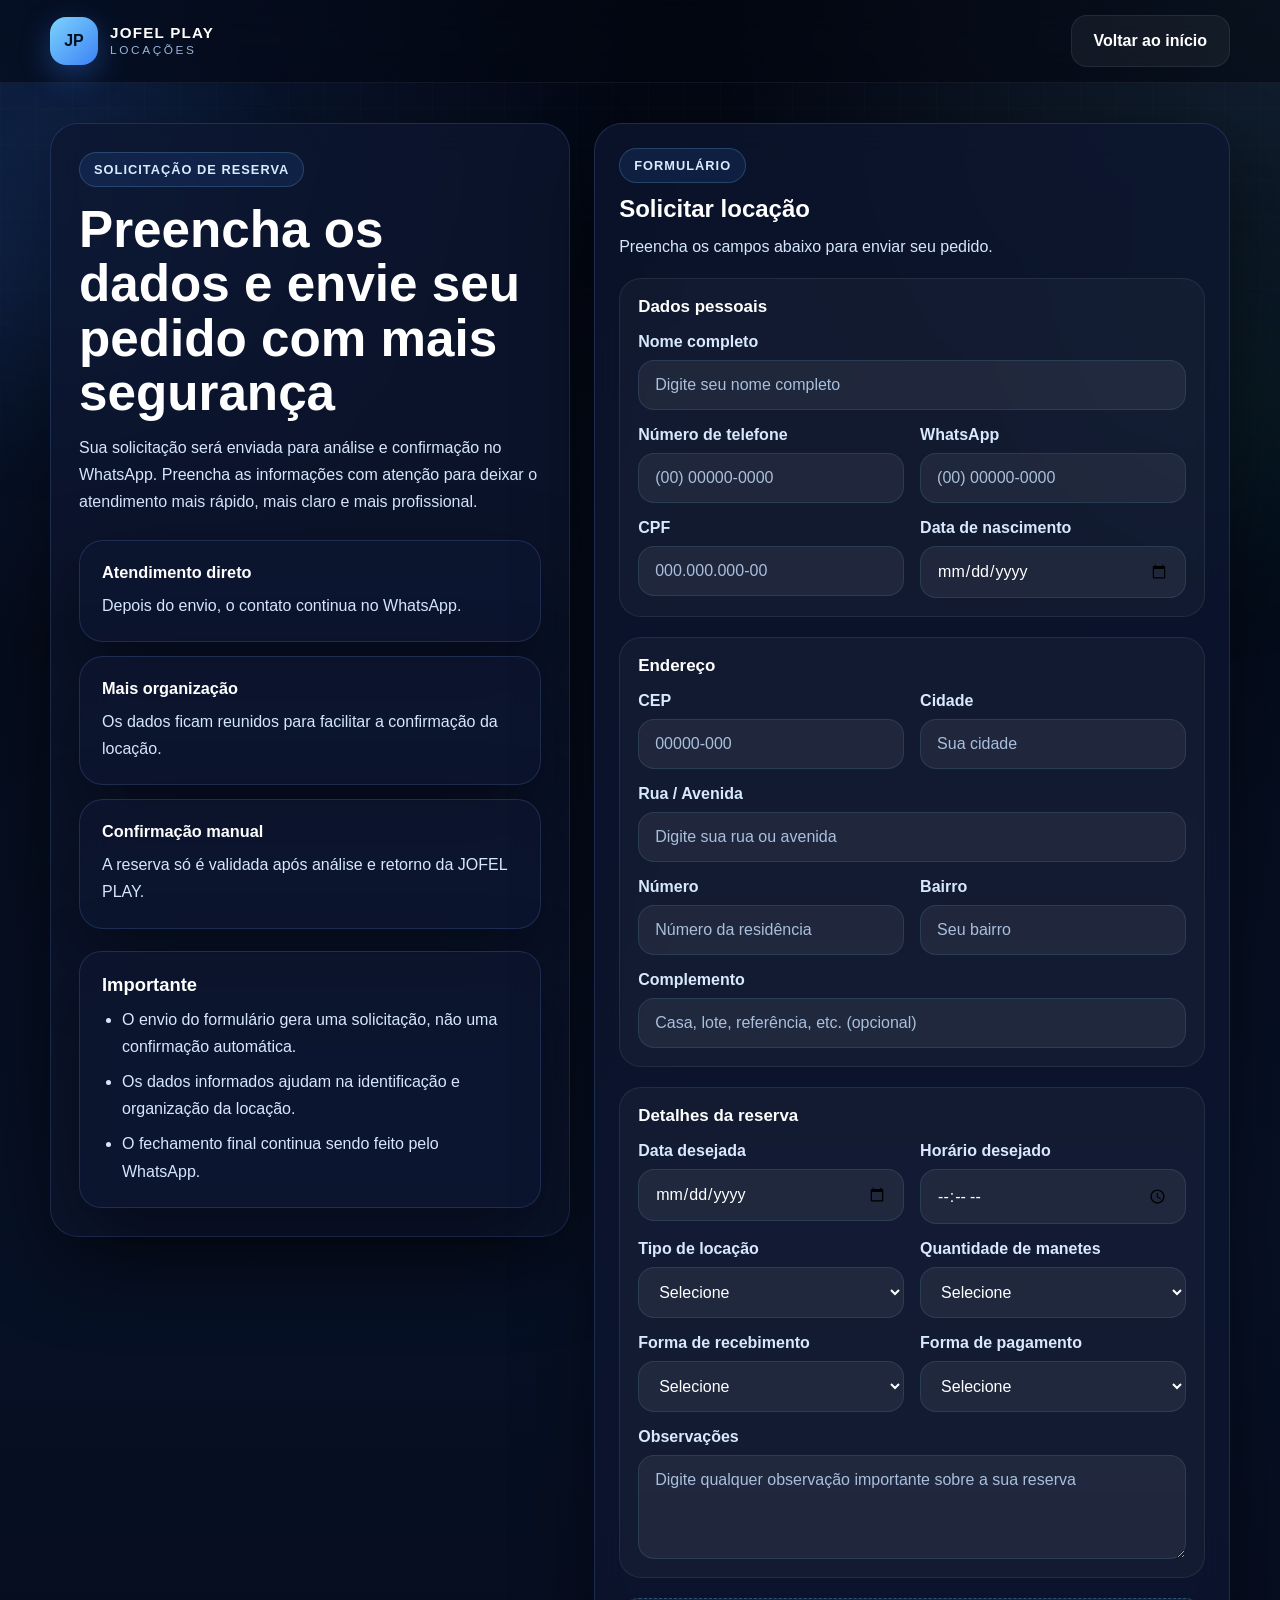
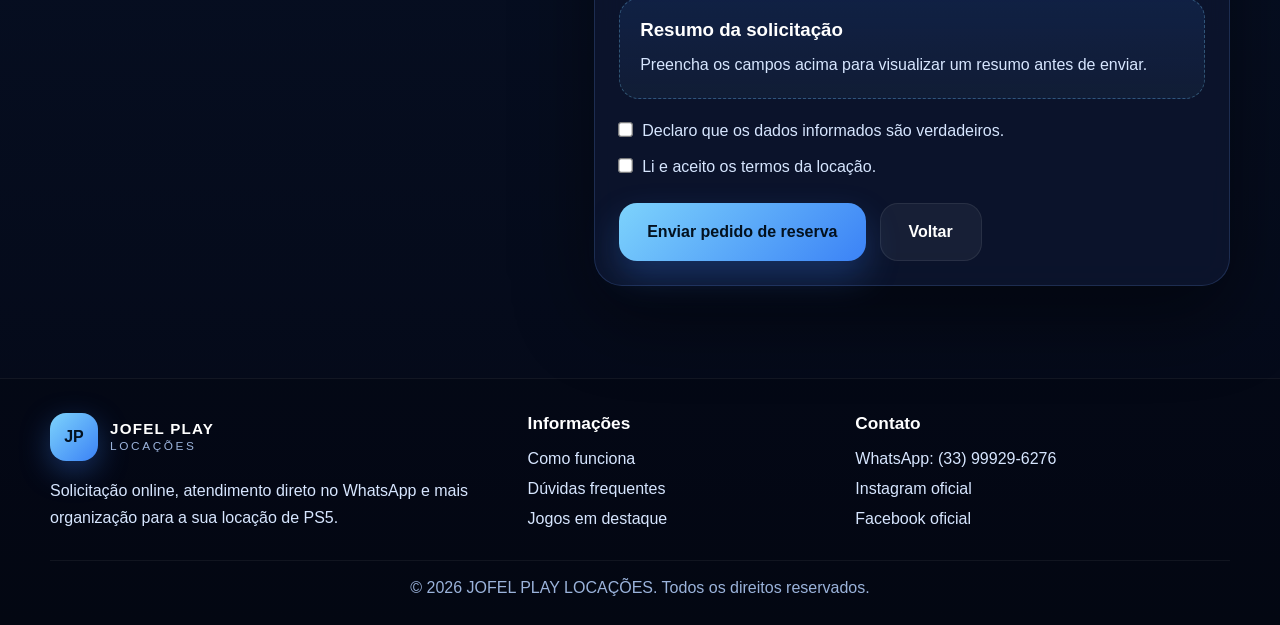
<file: reserva.html>
<!DOCTYPE html>
<html lang="pt-BR">
<head>
  <meta charset="UTF-8" />
  <meta name="viewport" content="width=device-width, initial-scale=1.0" />
  <title>Reserva | JOFEL PLAY LOCAÇÕES</title>
  <meta
    name="description"
    content="Solicite sua reserva de PS5 com a JOFEL PLAY LOCAÇÕES. Preencha seus dados e finalize o atendimento pelo WhatsApp."
  />
  <link rel="stylesheet" href="style.css" />
</head>
<body class="site-body reserve-page">
  <div class="bg-orb orb-1"></div>
  <div class="bg-orb orb-2"></div>
  <div class="bg-grid"></div>

  <header class="topbar">
    <div class="container topbar-inner">
      <a href="index.html" class="brand">
        <span class="brand-badge">JP</span>
        <span class="brand-text">
          <strong>JOFEL PLAY</strong>
          <small>LOCAÇÕES</small>
        </span>
      </a>

      <a href="index.html" class="btn btn-secondary">Voltar ao início</a>
    </div>
  </header>

  <main class="section reserve-main">
    <div class="container reserve-layout">
      <section class="reserve-copy reveal">
        <span class="pill">Solicitação de reserva</span>
        <h1>Preencha os dados e envie seu pedido com mais segurança</h1>
        <p>
          Sua solicitação será enviada para análise e confirmação no WhatsApp.
          Preencha as informações com atenção para deixar o atendimento mais rápido, mais claro e mais profissional.
        </p>

        <div class="reserve-benefits">
          <article class="glass-card">
            <strong>Atendimento direto</strong>
            <p>Depois do envio, o contato continua no WhatsApp.</p>
          </article>

          <article class="glass-card">
            <strong>Mais organização</strong>
            <p>Os dados ficam reunidos para facilitar a confirmação da locação.</p>
          </article>

          <article class="glass-card">
            <strong>Confirmação manual</strong>
            <p>A reserva só é validada após análise e retorno da JOFEL PLAY.</p>
          </article>
        </div>

        <div class="reserve-note">
          <h3>Importante</h3>
          <ul>
            <li>O envio do formulário gera uma solicitação, não uma confirmação automática.</li>
            <li>Os dados informados ajudam na identificação e organização da locação.</li>
            <li>O fechamento final continua sendo feito pelo WhatsApp.</li>
          </ul>
        </div>
      </section>

      <section class="reserve-form-card reveal">
        <div class="form-top">
          <span class="section-tag">Formulário</span>
          <h2>Solicitar locação</h2>
          <p>Preencha os campos abaixo para enviar seu pedido.</p>
        </div>

        <form id="reservaForm" class="reserve-form">
          <div class="form-block">
            <h3>Dados pessoais</h3>
            <div class="form-grid">
              <div class="form-group full">
                <label for="nome">Nome completo</label>
                <input type="text" id="nome" name="nome" placeholder="Digite seu nome completo" required />
              </div>

              <div class="form-group">
                <label for="telefone">Número de telefone</label>
                <input type="tel" id="telefone" name="telefone" placeholder="(00) 00000-0000" required />
              </div>

              <div class="form-group">
                <label for="whatsapp">WhatsApp</label>
                <input type="tel" id="whatsapp" name="whatsapp" placeholder="(00) 00000-0000" required />
              </div>

              <div class="form-group">
                <label for="cpf">CPF</label>
                <input type="text" id="cpf" name="cpf" placeholder="000.000.000-00" required />
              </div>

              <div class="form-group">
                <label for="nascimento">Data de nascimento</label>
                <input type="date" id="nascimento" name="nascimento" required />
              </div>
            </div>
          </div>

          <div class="form-block">
            <h3>Endereço</h3>
            <div class="form-grid">
              <div class="form-group">
                <label for="cep">CEP</label>
                <input type="text" id="cep" name="cep" placeholder="00000-000" required />
              </div>

              <div class="form-group">
                <label for="cidade">Cidade</label>
                <input type="text" id="cidade" name="cidade" placeholder="Sua cidade" required />
              </div>

              <div class="form-group full">
                <label for="rua">Rua / Avenida</label>
                <input type="text" id="rua" name="rua" placeholder="Digite sua rua ou avenida" required />
              </div>

              <div class="form-group">
                <label for="numero">Número</label>
                <input type="text" id="numero" name="numero" placeholder="Número da residência" required />
              </div>

              <div class="form-group">
                <label for="bairro">Bairro</label>
                <input type="text" id="bairro" name="bairro" placeholder="Seu bairro" required />
              </div>

              <div class="form-group full">
                <label for="complemento">Complemento</label>
                <input
                  type="text"
                  id="complemento"
                  name="complemento"
                  placeholder="Casa, lote, referência, etc. (opcional)"
                />
              </div>
            </div>
          </div>

          <div class="form-block">
            <h3>Detalhes da reserva</h3>
            <div class="form-grid">
              <div class="form-group">
                <label for="dataReserva">Data desejada</label>
                <input type="date" id="dataReserva" name="dataReserva" required />
              </div>

              <div class="form-group">
                <label for="horaReserva">Horário desejado</label>
                <input type="time" id="horaReserva" name="horaReserva" required />
              </div>

              <div class="form-group">
                <label for="tipoLocacao">Tipo de locação</label>
                <select id="tipoLocacao" name="tipoLocacao" required>
                  <option value="">Selecione</option>
                  <option value="1 hora">1 hora</option>
                  <option value="diária">Diária</option>
                  <option value="final de semana">Final de semana</option>
                </select>
              </div>

              <div class="form-group">
                <label for="manetes">Quantidade de manetes</label>
                <select id="manetes" name="manetes" required>
                  <option value="">Selecione</option>
                  <option value="1 manete">1 manete</option>
                  <option value="2 manetes">2 manetes</option>
                </select>
              </div>

              <div class="form-group">
                <label for="retirada">Forma de recebimento</label>
                <select id="retirada" name="retirada" required>
                  <option value="">Selecione</option>
                  <option value="retirada no local">Retirada no local</option>
                  <option value="entrega">Entrega</option>
                </select>
              </div>

              <div class="form-group">
                <label for="pagamento">Forma de pagamento</label>
                <select id="pagamento" name="pagamento" required>
                  <option value="">Selecione</option>
                  <option value="pix">Pix</option>
                  <option value="dinheiro">Dinheiro</option>
                  <option value="a combinar">A combinar</option>
                </select>
              </div>

              <div class="form-group full">
                <label for="observacoes">Observações</label>
                <textarea
                  id="observacoes"
                  name="observacoes"
                  rows="4"
                  placeholder="Digite qualquer observação importante sobre a sua reserva"
                ></textarea>
              </div>
            </div>
          </div>

          <div class="summary-panel" id="resumoReserva">
            <h3>Resumo da solicitação</h3>
            <p>Preencha os campos acima para visualizar um resumo antes de enviar.</p>
          </div>

          <div class="checks">
            <label class="check-item">
              <input type="checkbox" id="dadosVerdadeiros" required />
              <span>Declaro que os dados informados são verdadeiros.</span>
            </label>

            <label class="check-item">
              <input type="checkbox" id="aceiteTermos" required />
              <span>Li e aceito os termos da locação.</span>
            </label>
          </div>

          <div class="form-actions">
            <button type="submit" class="btn btn-primary btn-lg submit-btn">Enviar pedido de reserva</button>
            <a href="index.html" class="btn btn-secondary btn-lg">Voltar</a>
          </div>
        </form>
      </section>
    </div>
  </main>

  <footer class="site-footer">
    <div class="container footer-grid">
      <div>
        <a href="index.html" class="brand footer-brand">
          <span class="brand-badge">JP</span>
          <span class="brand-text">
            <strong>JOFEL PLAY</strong>
            <small>LOCAÇÕES</small>
          </span>
        </a>
        <p class="footer-copy">Solicitação online, atendimento direto no WhatsApp e mais organização para a sua locação de PS5.</p>
      </div>

      <div>
        <h3>Informações</h3>
        <ul class="footer-links">
          <li><a href="index.html#como-funciona">Como funciona</a></li>
          <li><a href="index.html#duvidas">Dúvidas frequentes</a></li>
          <li><a href="index.html#jogos">Jogos em destaque</a></li>
        </ul>
      </div>

      <div>
        <h3>Contato</h3>
        <ul class="footer-links">
          <li><a href="https://wa.me/5533999296276" target="_blank" rel="noopener noreferrer">WhatsApp: (33) 99929-6276</a></li>
          <li><a href="https://www.instagram.com/jofelplay/" target="_blank" rel="noopener noreferrer">Instagram oficial</a></li>
          <li><a href="https://www.facebook.com/profile.php?id=61575388936324" target="_blank" rel="noopener noreferrer">Facebook oficial</a></li>
        </ul>
      </div>
    </div>

    <div class="container footer-bottom">
      <p>© 2026 JOFEL PLAY LOCAÇÕES. Todos os direitos reservados.</p>
    </div>
  </footer>

  <script src="script.js"></script>
</body>
</html>
</file>
<file: style.css>
* {
  margin: 0;
  padding: 0;
  box-sizing: border-box;
}

:root {
  --bg-main: #040816;
  --bg-2: #071126;
  --bg-3: #0d1730;
  --card: rgba(13, 23, 48, 0.78);
  --card-strong: rgba(14, 25, 52, 0.94);
  --card-soft: rgba(255, 255, 255, 0.05);
  --stroke: rgba(115, 163, 255, 0.18);
  --stroke-2: rgba(255, 255, 255, 0.08);
  --text: #ffffff;
  --text-soft: #d7e6ff;
  --text-muted: #9bb3db;
  --blue-1: #7dd3fc;
  --blue-2: #3b82f6;
  --blue-3: #1d4ed8;
  --blue-4: #60a5fa;
  --warning: #f59e0b;
  --success: #22c55e;
  --shadow-lg: 0 30px 80px rgba(0, 0, 0, 0.45);
  --shadow-md: 0 16px 40px rgba(0, 0, 0, 0.32);
  --radius-xl: 30px;
  --radius-lg: 24px;
  --radius-md: 18px;
  --radius-sm: 14px;
  --container: 1180px;
}

html {
  scroll-behavior: smooth;
}

body {
  font-family: Arial, Helvetica, sans-serif;
  color: var(--text);
  background:
    radial-gradient(circle at top left, rgba(59, 130, 246, 0.18), transparent 25%),
    radial-gradient(circle at top right, rgba(125, 211, 252, 0.12), transparent 22%),
    linear-gradient(180deg, #030712 0%, #071126 55%, #040816 100%);
  min-height: 100vh;
  overflow-x: hidden;
}

.site-body {
  position: relative;
}

img {
  max-width: 100%;
  display: block;
}

a {
  text-decoration: none;
  color: inherit;
}

button,
input,
select,
textarea {
  font: inherit;
}

.container {
  width: min(var(--container), calc(100% - 32px));
  margin: 0 auto;
  position: relative;
  z-index: 2;
}

.bg-grid {
  position: fixed;
  inset: 0;
  background-image:
    linear-gradient(rgba(255, 255, 255, 0.02) 1px, transparent 1px),
    linear-gradient(90deg, rgba(255, 255, 255, 0.02) 1px, transparent 1px);
  background-size: 36px 36px;
  mask-image: linear-gradient(180deg, rgba(0, 0, 0, 0.8), transparent);
  pointer-events: none;
  z-index: 0;
}

.bg-orb {
  position: fixed;
  border-radius: 50%;
  filter: blur(90px);
  pointer-events: none;
  z-index: 0;
  opacity: 0.45;
}

.orb-1 {
  width: 260px;
  height: 260px;
  top: 100px;
  left: -70px;
  background: rgba(59, 130, 246, 0.35);
}

.orb-2 {
  width: 300px;
  height: 300px;
  top: 260px;
  right: -80px;
  background: rgba(34, 197, 94, 0.12);
}

.topbar {
  position: sticky;
  top: 0;
  z-index: 40;
  backdrop-filter: blur(18px);
  background: rgba(3, 7, 18, 0.55);
  border-bottom: 1px solid rgba(255, 255, 255, 0.06);
}

.topbar-inner {
  min-height: 82px;
  display: flex;
  align-items: center;
  justify-content: space-between;
  gap: 20px;
}

.brand {
  display: inline-flex;
  align-items: center;
  gap: 12px;
}

.brand-badge {
  width: 48px;
  height: 48px;
  border-radius: 16px;
  display: grid;
  place-items: center;
  font-weight: 900;
  color: #03111f;
  background: linear-gradient(135deg, var(--blue-1), var(--blue-2));
  box-shadow: 0 10px 30px rgba(59, 130, 246, 0.35);
}

.brand-text {
  display: flex;
  flex-direction: column;
  line-height: 1;
}

.brand-text strong {
  font-size: 0.95rem;
  letter-spacing: 0.08em;
}

.brand-text small {
  font-size: 0.74rem;
  letter-spacing: 0.22em;
  color: var(--text-muted);
  margin-top: 5px;
}

.nav-desktop {
  display: flex;
  gap: 22px;
  align-items: center;
}

.nav-desktop a {
  color: var(--text-soft);
  font-size: 0.95rem;
  transition: 0.25s ease;
}

.nav-desktop a:hover {
  color: #fff;
}

.btn {
  min-height: 52px;
  padding: 14px 22px;
  border-radius: 16px;
  display: inline-flex;
  align-items: center;
  justify-content: center;
  gap: 10px;
  font-weight: 800;
  border: 1px solid transparent;
  transition: 0.25s ease;
  cursor: pointer;
}

.btn:hover {
  transform: translateY(-2px);
}

.btn-primary {
  color: #03111f;
  background: linear-gradient(135deg, var(--blue-1), var(--blue-2));
  box-shadow: 0 16px 34px rgba(59, 130, 246, 0.28);
}

.btn-secondary {
  color: var(--text);
  background: rgba(255, 255, 255, 0.05);
  border-color: rgba(255, 255, 255, 0.08);
}

.btn-lg {
  min-height: 58px;
  padding: 16px 28px;
  border-radius: 18px;
  font-size: 1rem;
}

.btn-xl {
  min-height: 62px;
  padding: 18px 34px;
  border-radius: 20px;
  font-size: 1.04rem;
}

.hero-section {
  padding: 54px 0 26px;
}

.hero-grid {
  display: grid;
  grid-template-columns: 1.08fr 0.92fr;
  gap: 30px;
  align-items: center;
}

.pill,
.section-tag {
  display: inline-flex;
  align-items: center;
  justify-content: center;
  width: fit-content;
  padding: 9px 14px;
  border-radius: 999px;
  font-size: 0.8rem;
  font-weight: 800;
  letter-spacing: 0.08em;
  text-transform: uppercase;
  color: #d8ecff;
  background: rgba(59, 130, 246, 0.12);
  border: 1px solid rgba(125, 211, 252, 0.2);
}

.warning-tag {
  background: rgba(245, 158, 11, 0.12);
  border-color: rgba(245, 158, 11, 0.28);
  color: #fde68a;
}

.hero-copy h1 {
  font-size: clamp(2.4rem, 5vw, 4.6rem);
  line-height: 0.98;
  font-weight: 900;
  letter-spacing: -0.03em;
  margin-top: 20px;
}

.hero-copy h1 span {
  background: linear-gradient(135deg, #ffffff, #8fd6ff);
  -webkit-background-clip: text;
  -webkit-text-fill-color: transparent;
  background-clip: text;
}

.hero-description {
  font-size: 1.08rem;
  line-height: 1.7;
  color: var(--text-soft);
  margin-top: 20px;
  max-width: 640px;
}

.hero-highlights {
  margin-top: 26px;
  display: grid;
  grid-template-columns: repeat(2, 1fr);
  gap: 16px;
}

.highlight-card,
.glass-card,
.feature-card,
.step-card,
.proof-card,
.reserve-form-card,
.reserve-note,
.security-copy,
.final-cta,
.urgent-banner,
.faq-item,
.trust-bar,
.hero-frame,
.reserve-copy {
  background: var(--card);
  border: 1px solid var(--stroke);
  box-shadow: var(--shadow-lg);
  backdrop-filter: blur(16px);
}

.highlight-card {
  padding: 18px;
  border-radius: var(--radius-md);
}

.highlight-card strong {
  display: block;
  margin-bottom: 8px;
  font-size: 1rem;
}

.highlight-card p {
  color: var(--text-muted);
  line-height: 1.55;
}

.hero-actions {
  margin-top: 28px;
  display: flex;
  gap: 14px;
  flex-wrap: wrap;
}

.hero-mini-trust {
  margin-top: 22px;
  display: flex;
  flex-wrap: wrap;
  gap: 10px;
}

.hero-mini-trust span {
  padding: 10px 14px;
  border-radius: 999px;
  color: var(--text-soft);
  background: rgba(255, 255, 255, 0.05);
  border: 1px solid var(--stroke-2);
  font-size: 0.93rem;
}

.hero-frame {
  position: relative;
  border-radius: 30px;
  overflow: hidden;
  padding: 16px;
}

.hero-frame img {
  width: 100%;
  height: 560px;
  object-fit: cover;
  border-radius: 24px;
  border: 1px solid rgba(255, 255, 255, 0.08);
}

.hero-badge-floating {
  position: absolute;
  top: 28px;
  left: 28px;
  z-index: 2;
  padding: 12px 18px;
  border-radius: 999px;
  background: linear-gradient(135deg, rgba(125, 211, 252, 0.95), rgba(59, 130, 246, 0.95));
  color: #04111f;
  font-weight: 900;
  box-shadow: 0 14px 30px rgba(59, 130, 246, 0.4);
}

.hero-info-box {
  position: absolute;
  z-index: 2;
  width: 240px;
  padding: 16px;
  border-radius: 18px;
  background: rgba(4, 10, 24, 0.82);
  border: 1px solid rgba(255, 255, 255, 0.08);
  backdrop-filter: blur(14px);
  box-shadow: var(--shadow-md);
}

.hero-info-box strong {
  display: block;
  margin-bottom: 8px;
}

.hero-info-box p {
  color: var(--text-muted);
  line-height: 1.5;
  font-size: 0.94rem;
}

.hero-info-top {
  top: 90px;
  right: 30px;
}

.hero-info-bottom {
  left: 30px;
  bottom: 30px;
}

.trust-bar {
  margin: 12px auto 0;
  border-radius: 24px;
  overflow: hidden;
}

.trust-bar-grid {
  padding: 18px;
  display: grid;
  grid-template-columns: repeat(4, 1fr);
  gap: 14px;
}

.trust-item {
  text-align: center;
  padding: 14px;
  border-radius: 16px;
  color: var(--text-soft);
  background: rgba(255, 255, 255, 0.04);
  border: 1px solid var(--stroke-2);
  font-weight: 700;
}

.section {
  padding: 72px 0;
  position: relative;
  z-index: 2;
}

.section-dark {
  background: linear-gradient(180deg, rgba(255,255,255,0.02), rgba(255,255,255,0.01));
  border-top: 1px solid rgba(255,255,255,0.04);
  border-bottom: 1px solid rgba(255,255,255,0.04);
}

.section-heading {
  text-align: center;
  max-width: 760px;
  margin: 0 auto 34px;
}

.section-heading h2 {
  font-size: clamp(1.9rem, 4vw, 3rem);
  line-height: 1.1;
  margin-top: 14px;
}

.section-heading p {
  margin-top: 14px;
  color: var(--text-soft);
  line-height: 1.7;
}

.cards-grid {
  display: grid;
  gap: 18px;
}

.four-cols {
  grid-template-columns: repeat(4, 1fr);
}

.feature-card {
  padding: 24px;
  border-radius: var(--radius-lg);
}

.icon-wrap {
  width: 58px;
  height: 58px;
  border-radius: 18px;
  display: grid;
  place-items: center;
  font-size: 1.4rem;
  margin-bottom: 18px;
  background: linear-gradient(135deg, rgba(125,211,252,0.2), rgba(59,130,246,0.2));
  border: 1px solid rgba(125, 211, 252, 0.18);
}

.feature-card h3,
.step-card h3,
.proof-card h3,
.reserve-note h3,
.form-top h2 {
  font-size: 1.15rem;
  margin-bottom: 10px;
}

.feature-card p,
.step-card p,
.proof-card p,
.security-copy p,
.reserve-note li,
.reserve-copy p,
.form-top p,
.faq-item p,
.final-cta p,
.urgent-banner p,
.glass-card p {
  color: var(--text-soft);
  line-height: 1.7;
}

.security-layout {
  display: grid;
  grid-template-columns: 1fr 0.95fr;
  gap: 24px;
  align-items: start;
}

.security-copy {
  padding: 28px;
  border-radius: var(--radius-xl);
}

.security-copy h2 {
  font-size: clamp(2rem, 4vw, 3rem);
  line-height: 1.08;
  margin-top: 16px;
  margin-bottom: 18px;
}

.security-list {
  margin-top: 18px;
  list-style: none;
  display: grid;
  gap: 12px;
}

.security-list li {
  padding: 14px 16px;
  border-radius: 16px;
  background: rgba(255,255,255,0.04);
  border: 1px solid var(--stroke-2);
  color: var(--text-soft);
}

.security-cards {
  display: grid;
  gap: 16px;
}

.glass-card {
  padding: 22px;
  border-radius: var(--radius-lg);
}

.glass-card strong {
  display: block;
  margin-bottom: 10px;
  font-size: 1.02rem;
}

.urgent-banner,
.final-cta {
  padding: 34px 26px;
  border-radius: 28px;
  text-align: center;
}

.urgent-banner h2,
.final-cta h2 {
  font-size: clamp(1.9rem, 4vw, 3rem);
  line-height: 1.1;
  margin: 14px auto 12px;
  max-width: 840px;
}

.steps-grid {
  display: grid;
  grid-template-columns: repeat(4, 1fr);
  gap: 18px;
}

.step-card {
  padding: 24px;
  border-radius: var(--radius-lg);
}

.step-number {
  width: 52px;
  height: 52px;
  display: inline-flex;
  align-items: center;
  justify-content: center;
  border-radius: 50%;
  margin-bottom: 16px;
  font-weight: 900;
  color: #04111f;
  background: linear-gradient(135deg, var(--blue-1), var(--blue-2));
  box-shadow: 0 10px 24px rgba(59, 130, 246, 0.32);
}

.proof-grid {
  display: grid;
  grid-template-columns: repeat(3, 1fr);
  gap: 18px;
}

.proof-card {
  padding: 24px;
  border-radius: var(--radius-lg);
}

.faq-list {
  display: grid;
  gap: 16px;
  max-width: 920px;
  margin: 0 auto;
}

.faq-item {
  border-radius: 20px;
  padding: 0;
  overflow: hidden;
}

.faq-item summary {
  list-style: none;
  cursor: pointer;
  padding: 22px 24px;
  font-weight: 800;
  color: #fff;
  position: relative;
}

.faq-item summary::-webkit-details-marker {
  display: none;
}

.faq-item p {
  padding: 0 24px 22px;
}

.reserve-main {
  padding-top: 40px;
}

.reserve-layout {
  display: grid;
  grid-template-columns: 0.9fr 1.1fr;
  gap: 24px;
  align-items: start;
}

.reserve-copy {
  padding: 28px;
  border-radius: 28px;
  position: sticky;
  top: 104px;
}

.reserve-copy h1 {
  font-size: clamp(2rem, 4vw, 3.2rem);
  line-height: 1.06;
  margin-top: 16px;
  margin-bottom: 14px;
}

.reserve-benefits {
  margin-top: 24px;
  display: grid;
  gap: 14px;
}

.reserve-note {
  margin-top: 22px;
  padding: 22px;
  border-radius: 22px;
}

.reserve-note ul {
  padding-left: 20px;
  margin-top: 10px;
}

.reserve-note li + li {
  margin-top: 8px;
}

.reserve-form-card {
  padding: 24px;
  border-radius: 28px;
}

.form-top {
  margin-bottom: 18px;
}

.form-top h2 {
  font-size: 1.5rem;
  margin-top: 12px;
}

.reserve-form {
  width: 100%;
}

.form-block + .form-block {
  margin-top: 20px;
}

.form-block {
  padding: 18px;
  border-radius: 22px;
  background: rgba(255,255,255,0.03);
  border: 1px solid var(--stroke-2);
}

.form-block h3 {
  margin-bottom: 16px;
  font-size: 1.06rem;
}

.form-grid {
  display: grid;
  grid-template-columns: repeat(2, 1fr);
  gap: 16px;
}

.form-group {
  display: flex;
  flex-direction: column;
}

.form-group.full {
  grid-column: 1 / -1;
}

.form-group label {
  margin-bottom: 9px;
  font-weight: 700;
  color: #d8e8ff;
}

.form-group input,
.form-group select,
.form-group textarea {
  width: 100%;
  border: 1px solid rgba(125, 211, 252, 0.12);
  background: rgba(255, 255, 255, 0.06);
  color: #ffffff;
  border-radius: 16px;
  padding: 15px 16px;
  outline: none;
  transition: 0.2s ease;
}

.form-group input::placeholder,
.form-group textarea::placeholder {
  color: #a9bfdc;
}

.form-group input:focus,
.form-group select:focus,
.form-group textarea:focus {
  border-color: rgba(125, 211, 252, 0.5);
  box-shadow: 0 0 0 4px rgba(125, 211, 252, 0.09);
}

.form-group select option {
  color: #000;
}

.summary-panel {
  margin-top: 20px;
  padding: 20px;
  border-radius: 20px;
  background: linear-gradient(180deg, rgba(59,130,246,0.12), rgba(125,211,252,0.05));
  border: 1px dashed rgba(125, 211, 252, 0.3);
}

.summary-panel h3 {
  margin-bottom: 10px;
}

.summary-panel p {
  color: var(--text-soft);
  line-height: 1.7;
}

.checks {
  margin-top: 20px;
  display: grid;
  gap: 12px;
}

.check-item {
  display: flex;
  align-items: flex-start;
  gap: 10px;
  color: var(--text-soft);
  line-height: 1.5;
}

.check-item input {
  margin-top: 4px;
  transform: scale(1.12);
}

.form-actions {
  margin-top: 24px;
  display: flex;
  flex-wrap: wrap;
  gap: 14px;
}

.submit-btn {
  border: 0;
}

.success-message {
  margin-top: 18px;
  padding: 18px;
  border-radius: 18px;
  background: rgba(34, 197, 94, 0.14);
  border: 1px solid rgba(34, 197, 94, 0.26);
  color: #d9ffe6;
  font-weight: 700;
  line-height: 1.6;
}

.reveal {
  opacity: 0;
  transform: translateY(22px);
  transition: opacity 0.7s ease, transform 0.7s ease;
}

.reveal.visible {
  opacity: 1;
  transform: translateY(0);
}

@media (max-width: 1120px) {
  .hero-grid,
  .security-layout,
  .reserve-layout {
    grid-template-columns: 1fr;
  }

  .hero-frame img {
    height: 460px;
  }

  .reserve-copy {
    position: static;
  }

  .four-cols {
    grid-template-columns: repeat(2, 1fr);
  }

  .steps-grid {
    grid-template-columns: repeat(2, 1fr);
  }

  .proof-grid,
  .trust-bar-grid {
    grid-template-columns: repeat(2, 1fr);
  }
}

@media (max-width: 820px) {
  .nav-desktop {
    display: none;
  }

  .hero-highlights,
  .form-grid,
  .four-cols,
  .steps-grid,
  .proof-grid,
  .trust-bar-grid {
    grid-template-columns: 1fr;
  }

  .topbar-inner {
    min-height: 76px;
  }

  .hero-frame img {
    height: 340px;
  }

  .hero-info-top,
  .hero-info-bottom {
    position: static;
    width: 100%;
    margin-top: 12px;
  }

  .hero-frame {
    padding: 14px;
  }

  .hero-badge-floating {
    top: 22px;
    left: 22px;
    font-size: 0.92rem;
  }

  .section,
  .hero-section {
    padding: 56px 0;
  }
}

@media (max-width: 560px) {
  .container {
    width: min(var(--container), calc(100% - 20px));
  }

  .topbar-inner {
    gap: 12px;
  }

  .brand-badge {
    width: 42px;
    height: 42px;
    border-radius: 14px;
  }

  .brand-text strong {
    font-size: 0.88rem;
  }

  .brand-text small {
    font-size: 0.68rem;
  }

  .btn,
  .btn-lg,
  .btn-xl {
    width: 100%;
  }

  .hero-copy h1 {
    font-size: 2.05rem;
  }

  .hero-description,
  .section-heading p,
  .feature-card p,
  .step-card p,
  .proof-card p,
  .reserve-copy p,
  .security-copy p,
  .faq-item p,
  .urgent-banner p,
  .final-cta p {
    font-size: 0.96rem;
  }

  .hero-actions,
  .form-actions {
    flex-direction: column;
  }

  .feature-card,
  .step-card,
  .proof-card,
  .security-copy,
  .reserve-copy,
  .reserve-form-card,
  .urgent-banner,
  .final-cta {
    padding: 20px;
  }

  .form-block {
    padding: 16px;
  }

  .faq-item summary {
    padding: 18px 18px;
  }

  .faq-item p {
    padding: 0 18px 18px;
  }
}
/* ===== NOVA HERO ===== */
.hero-clean {
  padding-top: 56px;
}

.clean-hero-grid {
  align-items: center;
}

.hero-real-card {
  background: linear-gradient(180deg, rgba(6, 18, 42, 0.96), rgba(4, 12, 30, 0.94));
  border: 1px solid rgba(125, 211, 252, 0.16);
  border-radius: 34px;
  box-shadow: var(--shadow-lg);
  overflow: hidden;
  padding: 18px;
}

.hero-real-card-header {
  display: flex;
  gap: 12px;
  flex-wrap: wrap;
  margin-bottom: 16px;
}

.hero-chip {
  display: inline-flex;
  align-items: center;
  justify-content: center;
  padding: 10px 16px;
  border-radius: 999px;
  background: linear-gradient(135deg, var(--blue-1), var(--blue-2));
  color: #03111f;
  font-weight: 900;
}

.hero-chip-soft {
  background: rgba(255, 255, 255, 0.08);
  color: #e7f1ff;
  border: 1px solid rgba(255, 255, 255, 0.08);
}

.hero-real-media {
  border-radius: 28px;
  overflow: hidden;
  border: 1px solid rgba(255, 255, 255, 0.08);
  min-height: 460px;
}

.hero-real-media img {
  width: 100%;
  height: 460px;
  object-fit: cover;
}

.hero-real-footer {
  display: grid;
  grid-template-columns: repeat(2, 1fr);
  gap: 16px;
  margin-top: 16px;
}

.mini-info-card {
  padding: 18px;
  border-radius: 22px;
  background: rgba(255, 255, 255, 0.05);
  border: 1px solid rgba(255, 255, 255, 0.08);
}

.mini-info-card strong {
  display: block;
  margin-bottom: 8px;
  font-size: 1.04rem;
}

.mini-info-card p {
  color: var(--text-soft);
  line-height: 1.6;
}

/* ===== CARROSSEL ===== */
.games-section {
  overflow: hidden;
}

.games-carousel {
  position: relative;
  display: flex;
  align-items: center;
  gap: 18px;
}

.games-track {
  display: grid;
  grid-auto-flow: column;
  grid-auto-columns: minmax(230px, 230px);
  gap: 18px;
  overflow-x: auto;
  scroll-behavior: smooth;
  scrollbar-width: none;
  padding: 8px 4px 10px;
}

.games-track::-webkit-scrollbar {
  display: none;
}

.game-poster-card {
  position: relative;
  height: 380px;
  border-radius: 26px;
  overflow: hidden;
  box-shadow: 0 18px 44px rgba(0, 0, 0, 0.35);
  border: 1px solid rgba(255, 255, 255, 0.08);
  background: #071126;
  flex: 0 0 auto;
}

.game-poster-card img {
  width: 100%;
  height: 100%;
  object-fit: cover;
  transition: transform 0.35s ease;
}

.game-poster-card:hover img {
  transform: scale(1.05);
}

.poster-overlay {
  position: absolute;
  inset: auto 0 0 0;
  padding: 18px;
  background: linear-gradient(180deg, transparent 0%, rgba(3, 7, 18, 0.12) 8%, rgba(3, 7, 18, 0.92) 100%);
}

.poster-tag {
  display: inline-flex;
  padding: 8px 12px;
  border-radius: 999px;
  margin-bottom: 10px;
  font-size: 0.76rem;
  font-weight: 800;
  letter-spacing: 0.05em;
  text-transform: uppercase;
  color: #d8ecff;
  background: rgba(59, 130, 246, 0.16);
  border: 1px solid rgba(125, 211, 252, 0.2);
}

.poster-overlay h3 {
  font-size: 1.12rem;
  margin-bottom: 8px;
}

.poster-overlay p {
  font-size: 0.94rem;
  line-height: 1.5;
  color: #d7e6ff;
}

.carousel-btn {
  width: 52px;
  height: 52px;
  flex: 0 0 auto;
  border: 0;
  border-radius: 50%;
  cursor: pointer;
  font-size: 2rem;
  line-height: 1;
  color: #fff;
  background: rgba(255, 255, 255, 0.08);
  border: 1px solid rgba(255, 255, 255, 0.1);
  backdrop-filter: blur(10px);
}

.carousel-btn:hover {
  background: rgba(59, 130, 246, 0.18);
}

/* ===== FOOTER ===== */
.site-footer {
  margin-top: 20px;
  padding-top: 34px;
  border-top: 1px solid rgba(255, 255, 255, 0.06);
  background: rgba(0, 0, 0, 0.18);
}

.footer-grid {
  display: grid;
  grid-template-columns: 1.2fr 0.8fr 1fr;
  gap: 28px;
  padding-bottom: 28px;
}

.footer-brand {
  margin-bottom: 16px;
}

.footer-copy {
  max-width: 420px;
  color: var(--text-soft);
  line-height: 1.7;
}

.site-footer h3 {
  font-size: 1.08rem;
  margin-bottom: 16px;
}

.footer-links {
  list-style: none;
  display: grid;
  gap: 12px;
}

.footer-links a {
  color: var(--text-soft);
}

.footer-links a:hover {
  color: #fff;
}

.footer-bottom {
  padding: 18px 0 28px;
  border-top: 1px solid rgba(255, 255, 255, 0.06);
}

.footer-bottom p {
  text-align: center;
  color: var(--text-muted);
}

@media (max-width: 1120px) {
  .hero-real-footer,
  .footer-grid {
    grid-template-columns: 1fr;
  }
}

@media (max-width: 820px) {
  .games-carousel {
    gap: 10px;
  }

  .games-track {
    grid-auto-columns: minmax(200px, 200px);
  }

  .game-poster-card {
    height: 340px;
  }

  .carousel-btn {
    width: 44px;
    height: 44px;
    font-size: 1.6rem;
  }
}

@media (max-width: 560px) {
  .hero-real-media,
  .hero-real-media img {
    min-height: 300px;
    height: 300px;
  }

  .games-carousel {
    align-items: stretch;
  }

  .games-track {
    grid-auto-columns: minmax(180px, 180px);
  }

  .game-poster-card {
    height: 300px;
    border-radius: 20px;
  }

  .carousel-btn {
    display: none;
  }
}
</file>
